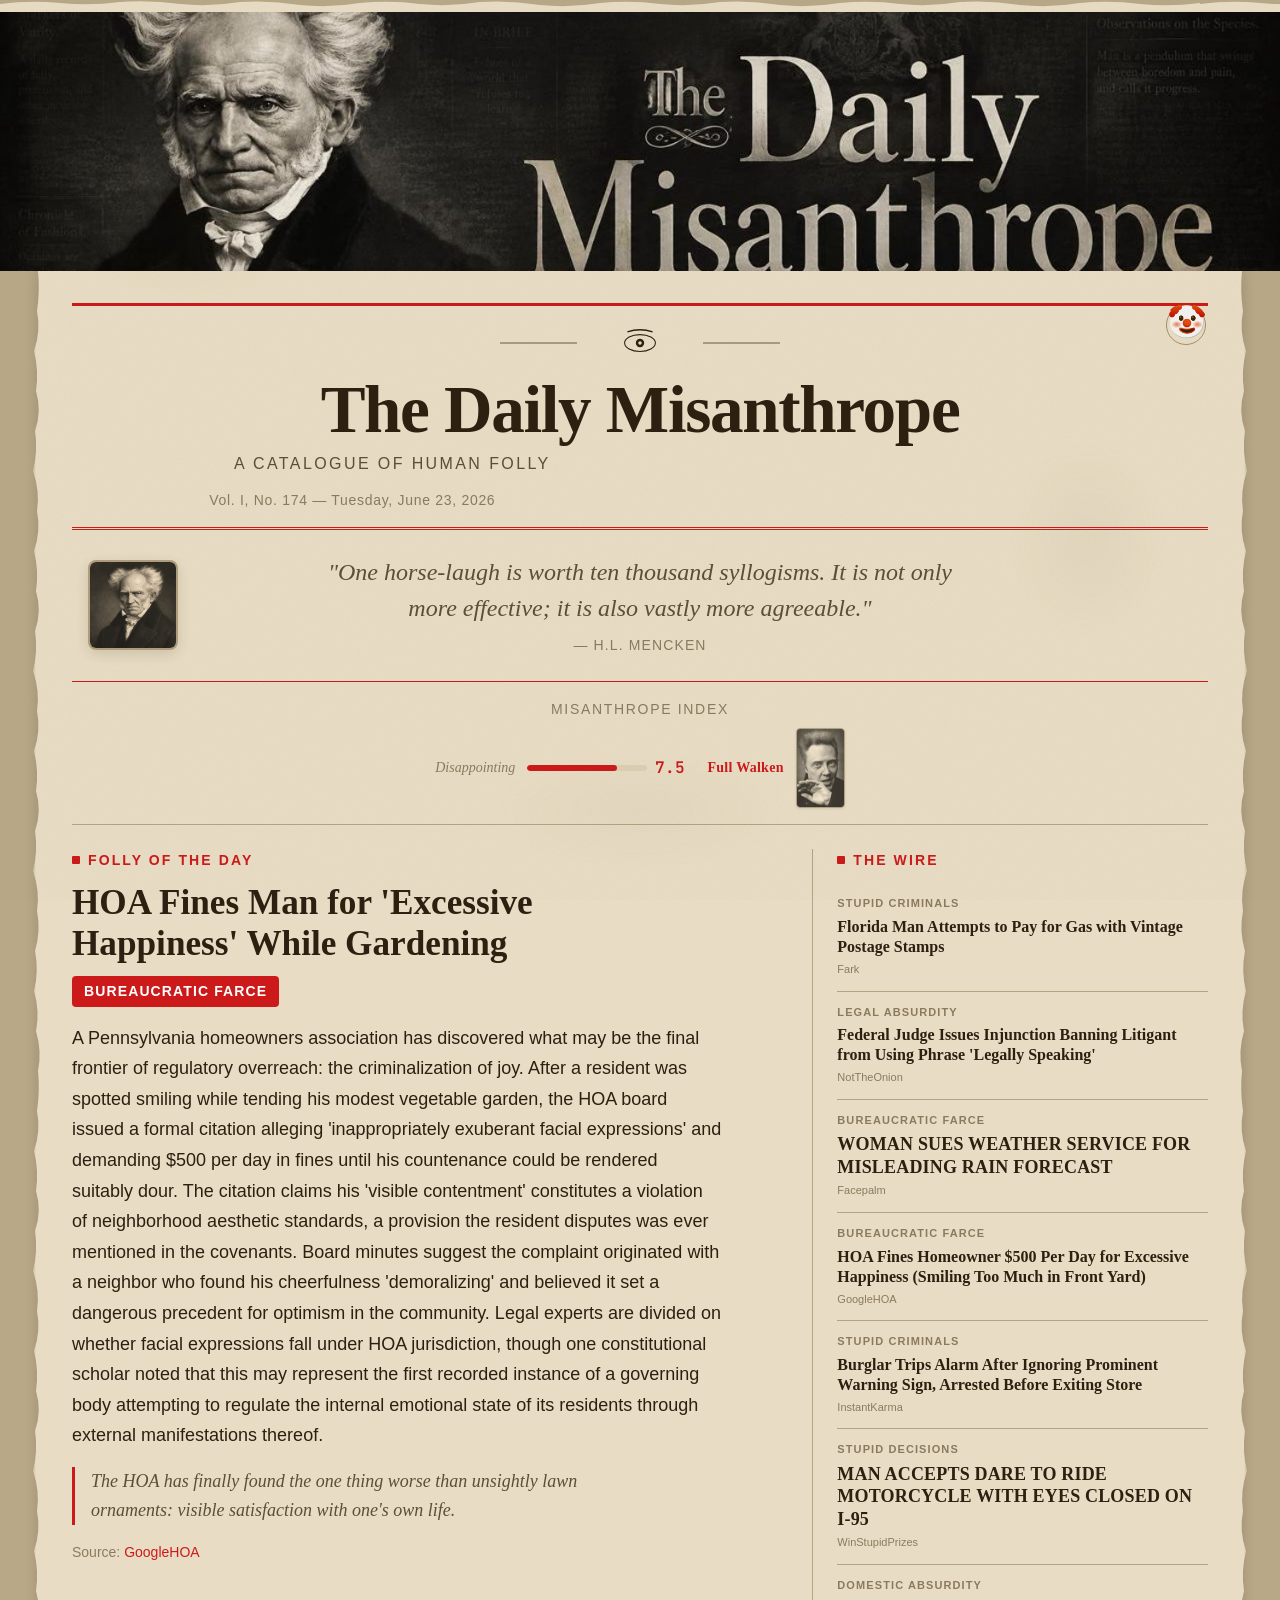
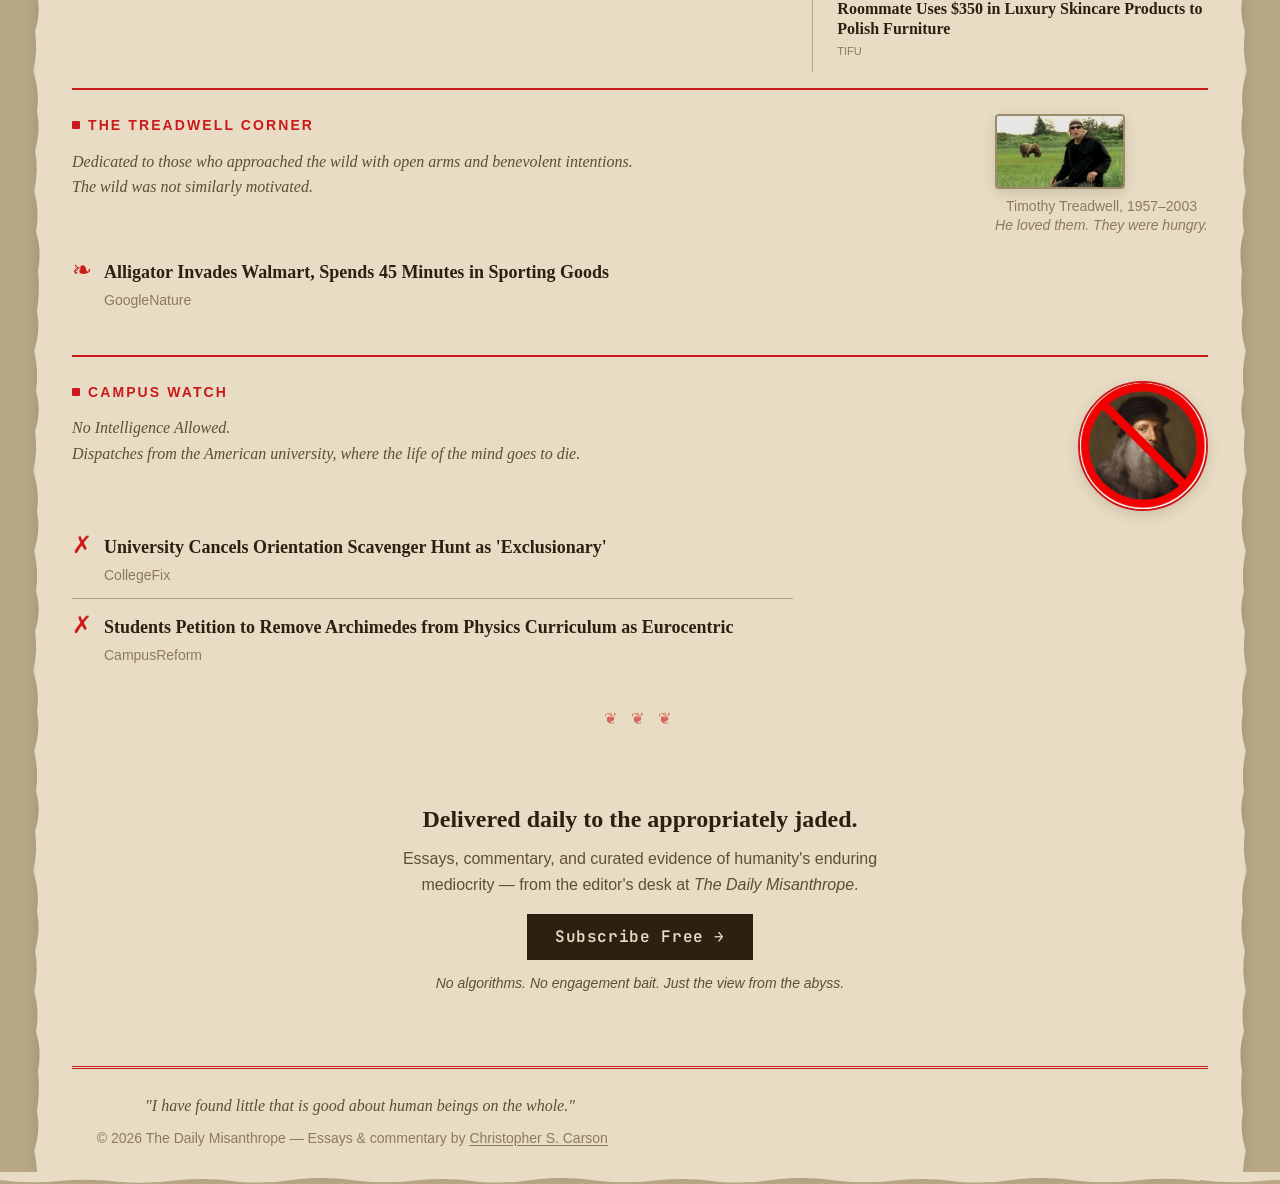
<file: index.html>
<!DOCTYPE html>
<html lang="en">
<head>
  <meta charset="UTF-8">
  <meta name="viewport" content="width=device-width, initial-scale=1.0">
  <title>The Daily Misanthrope — Reporting the Follies of Humanity. Without Illusion.</title>
  <meta name="description" content="A daily curated catalogue of human folly, stupidity, and civilizational decay. Published every morning for the appropriately jaded.">
  <link rel="canonical" href="https://dailymisanthrope.com/">

  <!-- Open Graph -->
  <meta property="og:title" content="The Daily Misanthrope">
  <meta property="og:description" content="A daily curated catalogue of human folly. Reporting the follies of humanity. Without illusion.">
  <meta property="og:type" content="website">
  <meta property="og:url" content="https://dailymisanthrope.com/">
  <meta property="og:image" content="https://dailymisanthrope.com/assets/banner.jpg">
  <meta property="og:image:width" content="1280">
  <meta property="og:image:height" content="427">
  <meta property="og:site_name" content="The Daily Misanthrope">
  <meta property="og:locale" content="en_US">

  <!-- Twitter Card -->
  <meta name="twitter:card" content="summary_large_image">
  <meta name="twitter:site" content="@DMisanthro24714">
  <meta name="twitter:title" content="The Daily Misanthrope">
  <meta name="twitter:description" content="A daily curated catalogue of human folly. Reporting the follies of humanity. Without illusion.">
  <meta name="twitter:image" content="https://dailymisanthrope.com/assets/banner.jpg">

  <!-- Structured Data -->
  <script type="application/ld+json">
  {
    "@context": "https://schema.org",
    "@type": "NewsMediaOrganization",
    "name": "The Daily Misanthrope",
    "url": "https://dailymisanthrope.com",
    "logo": "https://dailymisanthrope.com/assets/banner.jpg",
    "description": "A daily curated catalogue of human folly, stupidity, and civilizational decay.",
    "sameAs": [
      "https://twitter.com/DMisanthro24714",
      "https://dailymisanthrope.substack.com"
    ],
    "publishingPrinciples": "https://dailymisanthrope.com",
    "foundingDate": "2026"
  }
  </script>

  <!-- Fonts -->
  <link href="https://api.fontshare.com/v2/css?f[]=boska@400,500,700&f[]=satoshi@300,400,500,600,700&display=swap" rel="stylesheet">
  <link rel="preconnect" href="https://fonts.googleapis.com">
  <link rel="preconnect" href="https://fonts.gstatic.com" crossorigin>
  <link href="https://fonts.googleapis.com/css2?family=JetBrains+Mono:wght@400;600&display=swap" rel="stylesheet">

  <link rel="stylesheet" href="./base.css">
  <link rel="stylesheet" href="./style.css">

  <!-- Favicon (inline SVG as data URL) -->
  <link rel="icon" href="data:image/svg+xml,<svg xmlns='http://www.w3.org/2000/svg' viewBox='0 0 32 32'><text y='24' font-size='24'>🤦</text></svg>">
</head>
<body>
  <!-- SVG filter for paper grain texture -->
  <svg style="position:absolute;width:0;height:0;" aria-hidden="true">
    <defs>
      <filter id="paper-grain" x="0%" y="0%" width="100%" height="100%">
        <feTurbulence type="fractalNoise" baseFrequency="0.65" numOctaves="5" stitchTiles="stitch" result="noise"/>
        <feColorMatrix type="saturate" values="0" in="noise" result="grainy"/>
      </filter>
    </defs>
  </svg>

  <a href="#main" class="sr-only">Skip to content</a>

  <!-- Frayed top edge -->
  <div class="frayed-edge-top" aria-hidden="true"></div>

  <div class="site-banner" aria-hidden="true">
    <img src="./assets/banner.jpg" alt="" style="width:100%;display:block;max-height:260px;object-fit:cover;object-position:center 30%;">
  </div>

  <div class="parchment-wrapper">
  <div class="site-container">
    <!-- MASTHEAD -->
    <header class="masthead">
      <span class="masthead-top-rule" aria-hidden="true"></span>

      <div class="masthead-controls">
        <button class="theme-toggle" data-theme-toggle aria-label="Switch to dark mode">
          <span class="clown-spinner" style="font-size:2rem;line-height:1;display:inline-block;" aria-hidden="true">🤡</span>
        </button>
      </div>

      <!-- Inline SVG Logo -->
      <div class="masthead-logo" aria-label="The Daily Misanthrope logo">
        <svg viewBox="0 0 400 60" width="280" height="42" fill="none" xmlns="http://www.w3.org/2000/svg" role="img" aria-label="The Daily Misanthrope emblem" style="margin: 0 auto var(--space-3);">
          <!-- Decorative line left -->
          <line x1="0" y1="30" x2="110" y2="30" stroke="currentColor" stroke-width="1"/>
          <!-- Eye of disillusionment (stylized open eye / all-seeing) -->
          <g transform="translate(200, 30)" fill="currentColor">
            <ellipse cx="0" cy="0" rx="22" ry="12" fill="none" stroke="currentColor" stroke-width="1.5"/>
            <circle cx="0" cy="0" r="6" fill="currentColor"/>
            <circle cx="0" cy="0" r="2.5" fill="var(--color-bg, #f5f0e6)"/>
            <!-- Eyebrow — heavy, disapproving -->
            <path d="M-18,-16 Q0,-22 18,-16" stroke="currentColor" stroke-width="2" fill="none"/>
          </g>
          <!-- Decorative line right -->
          <line x1="290" y1="30" x2="400" y2="30" stroke="currentColor" stroke-width="1"/>
        </svg>
      </div>

      <h1 class="masthead-title">The Daily Misanthrope</h1>
      <p class="masthead-subtitle">A Catalogue of Human Folly</p>
      <p class="masthead-edition" id="edition-line"></p>
    </header>

    <!-- EPIGRAPH -->
    <section class="epigraph" aria-label="Quote of the day">
      <img src="./assets/schopenhauer.png" alt="Arthur Schopenhauer" class="epigraph-mascot" width="90" height="90" loading="eager">
      <blockquote>
        <p class="epigraph-text" id="epigraph-text"></p>
        <footer class="epigraph-attribution" id="epigraph-attr"></footer>
      </blockquote>
    </section>

    <!-- MISANTHROPE INDEX -->
    <section class="misanthrope-index" aria-label="Daily Misanthrope Index">
      <span class="index-label">Misanthrope Index</span>
      <div class="index-row">
        <span class="index-endpoint index-endpoint--low">Disappointing</span>
        <div class="index-meter">
          <div class="index-bar-track">
            <div class="index-bar-fill" id="index-bar" style="width: 0%"></div>
          </div>
          <span class="index-value" id="index-value">—</span>
        </div>
        <span class="index-endpoint index-endpoint--high">Full Walken</span>
        <img src="./assets/walken.jpg" alt="Full Walken" class="index-walken" width="49" height="80" loading="lazy">
      </div>
    </section>

    <!-- MAIN CONTENT -->
    <main id="main" class="content-grid">
      <!-- FOLLY OF THE DAY (Left column) -->
      <article class="folly-section" id="folly-section">
        <div class="section-header">Folly of the Day</div>
        <div id="folly-content">
          <!-- Populated by JS -->
        </div>
      </article>

      <!-- HEADLINE WIRE (Right column) -->
      <aside class="wire-section" aria-label="Today's headlines">
        <div class="section-header">The Wire</div>
        <ul class="wire-list" id="wire-list" role="list">
          <!-- Populated by JS -->
        </ul>
      </aside>
    </main>

    <!-- TREADWELL CORNER -->
    <section class="treadwell-section" id="treadwell-section" style="display:none" aria-label="The Treadwell Corner">
      <div class="treadwell-header">
        <div class="treadwell-header-text">
          <div class="section-header">The Treadwell Corner</div>
          <p class="treadwell-tagline">Dedicated to those who approached the wild with open arms and benevolent intentions.<br>The wild was not similarly motivated.</p>
        </div>
        <div class="treadwell-portrait">
          <img src="./assets/treadwell.jpg" alt="Timothy Treadwell, with bear" class="treadwell-img" width="130" height="87" loading="lazy" style="border-radius:var(--radius-sm);border:2px solid var(--color-border);box-shadow:var(--shadow-md);display:block;object-fit:cover;">
          <p class="treadwell-caption">Timothy Treadwell, 1957–2003<br><em>He loved them. They were hungry.</em></p>
        </div>
      </div>
      <ul class="treadwell-list" id="treadwell-list" role="list">
        <!-- Populated by JS -->
      </ul>
    </section>

    <!-- CAMPUS WATCH -->
    <section class="campus-watch-section" id="campus-watch-section" style="display:none" aria-label="Campus Watch">
      <div class="treadwell-header">
        <div class="treadwell-header-text">
          <div class="section-header">Campus Watch</div>
          <p class="treadwell-tagline"><em>No Intelligence Allowed.</em><br>Dispatches from the American university, where the life of the mind goes to die.</p>
        </div>
        <div class="treadwell-portrait">
          <img src="./assets/campus-watch.jpg" alt="No Intelligence Allowed" class="campus-watch-badge" width="130" height="130" loading="lazy">
        </div>
      </div>
      <ul class="treadwell-list" id="campus-watch-list" role="list">
        <!-- Populated by JS -->
      </ul>
    </section>

    <!-- VIDEO OF THE DAY -->
    <section class="video-section" id="video-section" style="display:none" aria-label="Video of the Day">
      <div class="section-header">Video of the Day</div>
      <div class="video-wrapper">
        <div class="video-label" id="video-label"></div>
        <div class="video-embed" id="video-embed"></div>
        <p class="video-caption" id="video-caption"></p>
      </div>
    </section>

    <!-- ORNAMENT -->
    <div class="divider-ornament" aria-hidden="true">&#x2766; &#x2766; &#x2766;</div>

    <!-- SUBSCRIBE -->
    <section class="subscribe-section" aria-label="Subscribe to The Daily Misanthrope">
      <div class="subscribe-inner">
        <p class="subscribe-heading">Delivered daily to the appropriately jaded.</p>
        <p class="subscribe-subhead">Essays, commentary, and curated evidence of humanity's enduring mediocrity — from the editor's desk at <em>The Daily Misanthrope</em>.</p>
        <a href="https://dailymisanthrope.substack.com/subscribe" class="subscribe-btn" target="_blank" rel="noopener">Subscribe Free &rarr;</a>
        <p class="subscribe-note">No algorithms. No engagement bait. Just the view from the abyss.</p>
      </div>
    </section>

    <!-- FOOTER -->
    <footer class="site-footer">
      <p class="footer-motto">"I have found little that is good about human beings on the whole."</p>
      <p class="footer-copy">
        &copy; <span id="footer-year"></span> The Daily Misanthrope &mdash;
        Essays &amp; commentary by <a href="https://www.christopherscarson.com" target="_blank" rel="noopener" style="color:inherit;text-decoration:underline;">Christopher S. Carson</a>
      </p>
    </footer>
  </div>
  </div><!-- end parchment-wrapper -->

  <!-- Frayed bottom edge -->
  <div class="frayed-edge-bottom" aria-hidden="true"></div>

  <!-- Busey Easter Egg (hidden by default, JS activates randomly) -->
  <div class="busey-egg" id="busey-egg" aria-hidden="true" hidden>
    <img src="./assets/busey-sm.jpg" alt="" width="90" height="110">
  </div>

  <script src="./app.js"></script>
</body>
</html>
</file>
<file: base.css>
/* base.css */
*, *::before, *::after { box-sizing: border-box; margin: 0; padding: 0; }

html {
  -moz-text-size-adjust: none;
  -webkit-text-size-adjust: none;
  text-size-adjust: none;
  -webkit-font-smoothing: antialiased;
  -moz-osx-font-smoothing: grayscale;
  text-rendering: optimizeLegibility;
  scroll-behavior: smooth;
  hanging-punctuation: first last;
  scroll-padding-top: var(--space-16);
}

body {
  min-height: 100dvh;
  line-height: 1.6;
  font-family: var(--font-body, sans-serif);
  font-size: var(--text-base);
  color: var(--color-text);
  background-color: var(--color-bg);
}

img, picture, video, canvas, svg { display: block; max-width: 100%; height: auto; }
ul[role="list"], ol[role="list"] { list-style: none; }
input, button, textarea, select { font: inherit; color: inherit; }

h1, h2, h3, h4, h5, h6 { text-wrap: balance; line-height: 1.15; }
p, li, figcaption { text-wrap: pretty; max-width: 72ch; }

::selection {
  background: oklch(from var(--color-primary) l c h / 0.25);
  color: var(--color-text);
}

:focus-visible {
  outline: 2px solid var(--color-primary);
  outline-offset: 3px;
  border-radius: var(--radius-sm);
}

@media (prefers-reduced-motion: reduce) {
  *, *::before, *::after {
    animation-duration: 0.01ms !important;
    animation-iteration-count: 1 !important;
    transition-duration: 0.01ms !important;
    scroll-behavior: auto !important;
  }
}

button { cursor: pointer; background: none; border: none; }
table { border-collapse: collapse; width: 100%; }

a, button, [role="button"], [role="link"], input, textarea, select {
  transition: color var(--transition-interactive),
              background var(--transition-interactive),
              border-color var(--transition-interactive),
              box-shadow var(--transition-interactive);
}

.sr-only {
  position: absolute; width: 1px; height: 1px; padding: 0; margin: -1px;
  overflow: hidden; clip: rect(0, 0, 0, 0); white-space: nowrap; border-width: 0;
}
</file>
<file: style.css>
/* ============================================================
   THE DAILY MISANTHROPE — Design Tokens & Styles
   A broadsheet for human folly. Ink, parchment, and contempt.
   ============================================================ */

/* --- FONTS --- */
/* Boska: Victorian-editorial display serif (Fontshare)
   Satoshi: Clean, modern body sans-serif (Fontshare) */

/* --- TYPE SCALE --- */
:root {
  --text-xs:   clamp(0.75rem,  0.7rem  + 0.25vw, 0.875rem);
  --text-sm:   clamp(0.875rem, 0.8rem  + 0.35vw, 1rem);
  --text-base: clamp(1rem,     0.95rem + 0.25vw, 1.125rem);
  --text-lg:   clamp(1.125rem, 1rem    + 0.75vw, 1.5rem);
  --text-xl:   clamp(1.5rem,   1.2rem  + 1.25vw, 2.25rem);
  --text-2xl:  clamp(2rem,     1.2rem  + 2.5vw,  3.5rem);
  --text-3xl:  clamp(2.5rem,   1rem    + 4vw,    5rem);
  --text-hero: clamp(3rem,     0.5rem  + 7vw,    8rem);

  /* SPACING (4px base) */
  --space-1:  0.25rem;
  --space-2:  0.5rem;
  --space-3:  0.75rem;
  --space-4:  1rem;
  --space-5:  1.25rem;
  --space-6:  1.5rem;
  --space-8:  2rem;
  --space-10: 2.5rem;
  --space-12: 3rem;
  --space-16: 4rem;
  --space-20: 5rem;
  --space-24: 6rem;
  --space-32: 8rem;

  /* RADIUS */
  --radius-sm: 0.25rem;
  --radius-md: 0.375rem;
  --radius-lg: 0.5rem;
  --radius-xl: 0.75rem;
  --radius-full: 9999px;

  /* TRANSITION */
  --transition-interactive: 180ms cubic-bezier(0.16, 1, 0.3, 1);

  /* CONTENT WIDTHS */
  --content-narrow: 640px;
  --content-default: 960px;
  --content-wide: 1200px;
  --content-full: 100%;

  /* FONTS */
  --font-display: 'Boska', 'Georgia', serif;
  --font-body: 'Satoshi', 'Helvetica Neue', sans-serif;
  --font-mono: 'JetBrains Mono', monospace;
}

/* === LIGHT MODE (Deep Sepia Parchment) === */
:root, [data-theme="light"] {
  --color-bg:             #e8ddc4;
  --color-surface:        #f0e6d0;
  --color-surface-2:      #f4edd8;
  --color-surface-offset: #ddd0b4;
  --color-surface-offset-2: #d3c5a6;
  --color-surface-dynamic: #c8b998;
  --color-divider:        #b5a484;
  --color-border:         #a08c6c;

  --color-text:           #2c2010;
  --color-text-muted:     #5e4e36;
  --color-text-faint:     #8c7a5e;
  --color-text-inverse:   #f0e6d0;

  /* Primary: Dark burnt sienna ink */
  --color-primary:        #6e3817;
  --color-primary-hover:  #52280f;
  --color-primary-active: #3a1c0a;
  --color-primary-highlight: #d8c4a8;

  /* Accent: Candy-apple red — the pulse of outrage */
  --color-accent:         #cc1a1a;
  --color-accent-hover:   #a01212;
  --color-accent-subtle:  #cc1a1a20;

  --color-error:          #7a2210;
  --color-success:        #3d5e2a;
  --color-warning:        #7a5c14;

  --shadow-sm: 0 1px 3px oklch(0.22 0.03 60 / 0.12);
  --shadow-md: 0 4px 14px oklch(0.22 0.03 60 / 0.15);
  --shadow-lg: 0 12px 36px oklch(0.22 0.03 60 / 0.20);
}

/* === DARK MODE (Aged Leather & Lampblack) === */
[data-theme="dark"] {
  --color-bg:             #12100a;
  --color-surface:        #1a1610;
  --color-surface-2:      #201c14;
  --color-surface-offset: #1e1a12;
  --color-surface-offset-2: #262118;
  --color-surface-dynamic: #302a1e;
  --color-divider:        #352e22;
  --color-border:         #443c2e;

  --color-text:           #d0c8b0;
  --color-text-muted:     #8a7e64;
  --color-text-faint:     #5e5440;
  --color-text-inverse:   #1a1710;

  --color-primary:        #c48850;
  --color-primary-hover:  #a87038;
  --color-primary-active: #8b5a28;
  --color-primary-highlight: #2e261a;

  --color-accent:         #e63030;
  --color-accent-hover:   #c42020;
  --color-accent-subtle:  #e6303018;

  --color-error:          #e63030;
  --color-success:        #6a9050;
  --color-warning:        #b89030;

  --shadow-sm: 0 1px 2px oklch(0 0 0 / 0.35);
  --shadow-md: 0 4px 12px oklch(0 0 0 / 0.45);
  --shadow-lg: 0 12px 32px oklch(0 0 0 / 0.55);
}

@media (prefers-color-scheme: dark) {
  :root:not([data-theme]) {
    --color-bg:             #12100a;
    --color-surface:        #1a1610;
    --color-surface-2:      #201c14;
    --color-surface-offset: #1e1a12;
    --color-surface-offset-2: #262118;
    --color-surface-dynamic: #302a1e;
    --color-divider:        #352e22;
    --color-border:         #443c2e;
    --color-text:           #d0c8b0;
    --color-text-muted:     #8a7e64;
    --color-text-faint:     #5e5440;
    --color-text-inverse:   #1a1710;
    --color-primary:        #c48850;
    --color-primary-hover:  #a87038;
    --color-primary-active: #8b5a28;
    --color-primary-highlight: #2e261a;
    --color-accent:         #e63030;
    --color-accent-hover:   #c42020;
    --color-accent-subtle:  #e6303018;
    --color-error:          #e63030;
    --color-success:        #6a9050;
    --color-warning:        #b89030;
    --shadow-sm: 0 1px 2px oklch(0 0 0 / 0.35);
    --shadow-md: 0 4px 12px oklch(0 0 0 / 0.45);
    --shadow-lg: 0 12px 32px oklch(0 0 0 / 0.55);
  }
}

/* ============================================================
   PARCHMENT TEXTURE & FRAYED EDGES
   ============================================================ */

/* Paper grain overlay using SVG noise filter */
body::before {
  content: '';
  position: fixed;
  inset: 0;
  pointer-events: none;
  z-index: 9999;
  opacity: 0.06;
  filter: url(#paper-grain);
  background: var(--color-text);
  mix-blend-mode: multiply;
}

[data-theme="dark"] body::before {
  opacity: 0.04;
  mix-blend-mode: soft-light;
  background: #a09070;
}

/* Aged stain/foxing spots */
body::after {
  content: '';
  position: fixed;
  inset: 0;
  pointer-events: none;
  z-index: 9998;
  background:
    radial-gradient(ellipse 120px 80px at 15% 25%, oklch(0.55 0.06 70 / 0.06), transparent),
    radial-gradient(ellipse 80px 100px at 85% 60%, oklch(0.50 0.05 60 / 0.05), transparent),
    radial-gradient(ellipse 150px 60px at 50% 90%, oklch(0.52 0.04 65 / 0.04), transparent),
    radial-gradient(ellipse 60px 60px at 70% 15%, oklch(0.48 0.05 55 / 0.05), transparent);
}

[data-theme="dark"] body::after {
  background:
    radial-gradient(ellipse 120px 80px at 15% 25%, oklch(0.30 0.04 60 / 0.08), transparent),
    radial-gradient(ellipse 80px 100px at 85% 60%, oklch(0.28 0.03 55 / 0.06), transparent),
    radial-gradient(ellipse 150px 60px at 50% 90%, oklch(0.25 0.03 50 / 0.05), transparent),
    radial-gradient(ellipse 60px 60px at 70% 15%, oklch(0.30 0.04 60 / 0.06), transparent);
}

/* Frayed / torn edge effect on the main parchment */
.parchment-wrapper {
  position: relative;
  max-width: var(--content-wide);
  margin-inline: auto;
  padding-inline: var(--space-4);
  background: var(--color-bg);
}

/* Frayed left and right edges */
.parchment-wrapper::before,
.parchment-wrapper::after {
  content: '';
  position: absolute;
  top: 0;
  bottom: 0;
  width: 20px;
  z-index: 10;
  pointer-events: none;
}

.parchment-wrapper::before {
  left: -10px;
  background: linear-gradient(90deg,
    transparent 0%,
    var(--color-bg) 30%,
    var(--color-bg) 100%
  );
  mask-image: url("data:image/svg+xml,%3Csvg xmlns='http://www.w3.org/2000/svg' viewBox='0 0 20 800'%3E%3Cpath d='M20 0 L20 800 L8 800 Q12 780 6 760 Q10 740 4 720 Q9 700 5 680 Q11 660 7 640 Q10 620 3 600 Q8 580 5 560 Q12 540 6 520 Q9 500 4 480 Q11 460 7 440 Q10 420 3 400 Q8 380 5 360 Q12 340 6 320 Q9 300 4 280 Q11 260 7 240 Q10 220 3 200 Q8 180 5 160 Q12 140 6 120 Q9 100 4 80 Q11 60 7 40 Q10 20 8 0 Z' fill='black'/%3E%3C/svg%3E");
  mask-size: 20px 800px;
  mask-repeat: repeat-y;
}

.parchment-wrapper::after {
  right: -10px;
  background: linear-gradient(270deg,
    transparent 0%,
    var(--color-bg) 30%,
    var(--color-bg) 100%
  );
  mask-image: url("data:image/svg+xml,%3Csvg xmlns='http://www.w3.org/2000/svg' viewBox='0 0 20 800'%3E%3Cpath d='M0 0 L0 800 L12 800 Q8 780 14 760 Q10 740 16 720 Q11 700 15 680 Q9 660 13 640 Q10 620 17 600 Q12 580 15 560 Q8 540 14 520 Q11 500 16 480 Q9 460 13 440 Q10 420 17 400 Q12 380 15 360 Q8 340 14 320 Q11 300 16 280 Q9 260 13 240 Q10 220 17 200 Q12 180 15 160 Q8 140 14 120 Q11 100 16 80 Q9 60 13 40 Q10 20 12 0 Z' fill='black'/%3E%3C/svg%3E");
  mask-size: 20px 800px;
  mask-repeat: repeat-y;
}

/* Outer shadow to reinforce the "floating parchment" look */
.parchment-wrapper {
  box-shadow:
    -4px 0 12px oklch(0.25 0.03 60 / 0.08),
    4px 0 12px oklch(0.25 0.03 60 / 0.08),
    0 4px 16px oklch(0.25 0.03 60 / 0.06);
}

/* Frayed top edge */
.frayed-edge-top {
  display: block;
  width: 100%;
  height: 12px;
  margin-bottom: -1px;
  background: var(--color-bg);
  mask-image: url("data:image/svg+xml,%3Csvg xmlns='http://www.w3.org/2000/svg' viewBox='0 0 1200 12'%3E%3Cpath d='M0 12 L0 4 Q30 0 60 3 Q90 6 120 2 Q150 0 180 4 Q210 7 240 2 Q270 0 300 5 Q330 8 360 3 Q390 0 420 4 Q450 7 480 2 Q510 0 540 5 Q570 8 600 3 Q630 0 660 4 Q690 7 720 2 Q750 0 780 5 Q810 8 840 3 Q870 0 900 4 Q930 7 960 2 Q990 0 1020 5 Q1050 8 1080 3 Q1110 0 1140 4 Q1170 7 1200 3 L1200 12Z' fill='black'/%3E%3C/svg%3E");
  mask-size: 1200px 12px;
  mask-repeat: repeat-x;
}

/* Frayed bottom edge */
.frayed-edge-bottom {
  display: block;
  width: 100%;
  height: 12px;
  margin-top: -1px;
  background: var(--color-bg);
  mask-image: url("data:image/svg+xml,%3Csvg xmlns='http://www.w3.org/2000/svg' viewBox='0 0 1200 12'%3E%3Cpath d='M0 0 L0 8 Q30 12 60 9 Q90 6 120 10 Q150 12 180 8 Q210 5 240 10 Q270 12 300 7 Q330 4 360 9 Q390 12 420 8 Q450 5 480 10 Q510 12 540 7 Q570 4 600 9 Q630 12 660 8 Q690 5 720 10 Q750 12 780 7 Q810 4 840 9 Q870 12 900 8 Q930 5 960 10 Q990 12 1020 7 Q1050 4 1080 9 Q1110 12 1140 8 Q1170 5 1200 9 L1200 0Z' fill='black'/%3E%3C/svg%3E");
  mask-size: 1200px 12px;
  mask-repeat: repeat-x;
}

/* Page background behind the parchment */
body {
  background-color: #b8a888;
}

[data-theme="dark"] body {
  background-color: #080704;
}

@media (prefers-color-scheme: dark) {
  :root:not([data-theme]) body {
    background-color: #080704;
  }
}

/* ============================================================
   LAYOUT
   ============================================================ */

.site-container {
  max-width: var(--content-wide);
  margin-inline: auto;
  padding-inline: var(--space-4);
}

/* --- MASTHEAD --- */
.masthead {
  text-align: center;
  padding: var(--space-8) 0 var(--space-4);
  border-bottom: 3px double var(--color-accent);
  position: relative;
}

.masthead-top-rule {
  display: block;
  width: 100%;
  height: 3px;
  background: var(--color-accent);
  margin-bottom: var(--space-4);
}

.masthead-title {
  font-family: var(--font-display);
  font-size: var(--text-3xl);
  font-weight: 700;
  letter-spacing: -0.02em;
  line-height: 1;
  color: var(--color-text);
  margin-bottom: var(--space-2);
}

.masthead-subtitle {
  font-family: var(--font-body);
  font-size: var(--text-sm);
  font-weight: 400;
  letter-spacing: 0.15em;
  text-transform: uppercase;
  color: var(--color-text-muted);
  margin-bottom: var(--space-3);
}

.masthead-edition {
  font-family: var(--font-body);
  font-size: var(--text-xs);
  color: var(--color-text-faint);
  letter-spacing: 0.05em;
}

.masthead-controls {
  position: absolute;
  top: var(--space-8);
  right: 0;
  display: flex;
  gap: var(--space-2);
  align-items: center;
}

.theme-toggle {
  width: 44px;
  height: 44px;
  display: flex;
  align-items: center;
  justify-content: center;
  border-radius: var(--radius-full);
  color: var(--color-text-muted);
  padding: 0;
  overflow: hidden;
}
.theme-toggle:hover {
  color: var(--color-text);
}

/* The Clown — spinning eternally in the corner */
@keyframes clown-spin {
  from { transform: rotate(0deg); }
  to   { transform: rotate(360deg); }
}

.clown-spinner {
  width: 40px;
  height: 40px;
  border-radius: var(--radius-full);
  object-fit: cover;
  animation: clown-spin 20s linear infinite;
  filter: sepia(0.25) contrast(1.1) brightness(0.95);
  border: 1.5px solid var(--color-border);
  transition: filter var(--transition-interactive);
}

.clown-spinner:hover {
  filter: sepia(0) contrast(1.15) brightness(1.05);
  animation-duration: 3s;
}

[data-theme="dark"] .clown-spinner {
  filter: sepia(0.4) contrast(1.0) brightness(0.65);
}

[data-theme="dark"] .clown-spinner:hover {
  filter: sepia(0.1) contrast(1.0) brightness(0.8);
  animation-duration: 3s;
}

/* --- EPIGRAPH --- */
.epigraph {
  text-align: center;
  padding: var(--space-6) var(--space-8);
  border-bottom: 1px solid var(--color-accent);
  position: relative;
}

.epigraph-mascot {
  position: absolute;
  left: var(--space-4);
  top: 50%;
  transform: translateY(-50%);
  width: 90px;
  height: 90px;
  object-fit: cover;
  border-radius: var(--radius-lg);
  filter: sepia(0.4) contrast(1.1) brightness(0.95);
  opacity: 0.85;
  border: 2px solid var(--color-border);
  box-shadow: var(--shadow-md);
  transition: opacity var(--transition-interactive), filter var(--transition-interactive);
}

.epigraph-mascot:hover {
  opacity: 1;
  filter: sepia(0.2) contrast(1.1) brightness(1);
}

[data-theme="dark"] .epigraph-mascot {
  filter: sepia(0.5) contrast(1.0) brightness(0.7);
  opacity: 0.7;
  border-color: var(--color-border);
}

[data-theme="dark"] .epigraph-mascot:hover {
  opacity: 0.9;
  filter: sepia(0.3) contrast(1.0) brightness(0.8);
}

@media (max-width: 640px) {
  .epigraph-mascot {
    position: static;
    transform: none;
    margin: 0 auto var(--space-3);
    width: 70px;
    height: 70px;
  }
}

.epigraph-text {
  font-family: var(--font-display);
  font-size: var(--text-lg);
  font-style: italic;
  color: var(--color-text-muted);
  max-width: 55ch;
  margin-inline: auto;
  line-height: 1.5;
}

.epigraph-attribution {
  font-family: var(--font-body);
  font-size: var(--text-xs);
  color: var(--color-text-faint);
  margin-top: var(--space-2);
  letter-spacing: 0.08em;
  text-transform: uppercase;
}

/* --- MISANTHROPE INDEX --- */
.misanthrope-index {
  display: flex;
  flex-direction: column;
  align-items: center;
  gap: var(--space-2);
  padding: var(--space-4) 0;
  border-bottom: 1px solid var(--color-divider);
}

.index-row {
  display: flex;
  align-items: center;
  gap: var(--space-3);
  width: 100%;
  max-width: 540px;
  justify-content: center;
}

.index-endpoint {
  font-family: var(--font-display);
  font-size: var(--text-xs);
  font-style: italic;
  color: var(--color-text-faint);
  white-space: nowrap;
  flex-shrink: 0;
}

.index-endpoint--high {
  color: var(--color-accent);
  font-weight: 600;
  font-style: normal;
  letter-spacing: 0.02em;
}

@media (max-width: 480px) {
  .index-row {
    flex-wrap: wrap;
    justify-content: center;
    gap: var(--space-2);
  }
  .index-endpoint {
    font-size: 0.6875rem;
  }
}

.index-label {
  font-family: var(--font-body);
  font-size: var(--text-xs);
  letter-spacing: 0.12em;
  text-transform: uppercase;
  color: var(--color-text-faint);
}

.index-meter {
  display: flex;
  align-items: center;
  gap: var(--space-2);
}

.index-bar-track {
  width: 120px;
  height: 6px;
  background: var(--color-surface-offset);
  border-radius: var(--radius-full);
  overflow: hidden;
}

.index-bar-fill {
  height: 100%;
  background: var(--color-accent);
  border-radius: var(--radius-full);
  transition: width 600ms cubic-bezier(0.16, 1, 0.3, 1);
}

.index-value {
  font-family: var(--font-mono);
  font-size: var(--text-sm);
  font-weight: 600;
  color: var(--color-accent);
  min-width: 2.5em;
}

/* Walken reaction image beside the meter */
.index-walken {
  width: 49px;
  height: 80px;
  object-fit: cover;
  border-radius: var(--radius-sm);
  filter: sepia(0.45) contrast(1.05) brightness(0.95);
  opacity: 0.8;
  border: 1.5px solid var(--color-border);
  box-shadow: var(--shadow-sm);
  transition: opacity var(--transition-interactive), filter var(--transition-interactive), transform var(--transition-interactive);
  flex-shrink: 0;
}

.index-walken:hover {
  opacity: 1;
  filter: sepia(0.15) contrast(1.1) brightness(1);
  transform: scale(1.08);
}

[data-theme="dark"] .index-walken {
  filter: sepia(0.5) contrast(1.0) brightness(0.65);
  opacity: 0.65;
}

[data-theme="dark"] .index-walken:hover {
  opacity: 0.85;
  filter: sepia(0.3) contrast(1.0) brightness(0.75);
  transform: scale(1.08);
}

@media (max-width: 480px) {
  .index-walken {
    width: 40px;
    height: 65px;
  }
}

.index-scale {
  font-family: var(--font-body);
  font-size: var(--text-xs);
  color: var(--color-text-faint);
}

/* --- MAIN CONTENT GRID --- */
.content-grid {
  display: grid;
  grid-template-columns: 1fr;
  gap: 0;
  padding-top: var(--space-6);
}

@media (min-width: 768px) {
  .content-grid {
    grid-template-columns: 2fr 1fr;
    gap: var(--space-6);
  }
}

/* --- FOLLY OF THE DAY --- */
.folly-section {
  padding-bottom: var(--space-6);
  border-bottom: 1px solid var(--color-divider);
}

@media (min-width: 768px) {
  .folly-section {
    border-bottom: none;
    border-right: 1px solid var(--color-divider);
    padding-right: var(--space-6);
  }
}

.section-header {
  font-family: var(--font-body);
  font-size: var(--text-xs);
  font-weight: 600;
  letter-spacing: 0.15em;
  text-transform: uppercase;
  color: var(--color-accent);
  margin-bottom: var(--space-3);
  display: flex;
  align-items: center;
  gap: var(--space-2);
}

.section-header::before {
  content: '';
  display: inline-block;
  width: 8px;
  height: 8px;
  background: var(--color-accent);
  border-radius: 1px;
}

.folly-headline {
  font-family: var(--font-display);
  font-size: var(--text-xl);
  font-weight: 700;
  line-height: 1.15;
  color: var(--color-text);
  margin-bottom: var(--space-3);
}

.folly-category {
  display: inline-block;
  font-family: var(--font-body);
  font-size: var(--text-xs);
  font-weight: 600;
  letter-spacing: 0.08em;
  text-transform: uppercase;
  color: #fff;
  background: var(--color-accent);
  padding: var(--space-1) var(--space-3);
  border-radius: var(--radius-sm);
  margin-bottom: var(--space-4);
}

.folly-summary {
  font-family: var(--font-body);
  font-size: var(--text-base);
  line-height: 1.7;
  color: var(--color-text);
  margin-bottom: var(--space-4);
  max-width: 65ch;
}

.folly-commentary {
  font-family: var(--font-display);
  font-size: var(--text-base);
  font-style: italic;
  line-height: 1.6;
  color: var(--color-text-muted);
  padding-left: var(--space-4);
  border-left: 3px solid var(--color-accent);
  margin-bottom: var(--space-4);
  max-width: 60ch;
}

.folly-source {
  font-family: var(--font-body);
  font-size: var(--text-xs);
  color: var(--color-text-faint);
}

.folly-source a {
  color: var(--color-accent);
  text-decoration: none;
}
.folly-source a:hover {
  text-decoration: underline;
}

/* --- HEADLINE WIRE --- */
.wire-section {
  padding-top: var(--space-6);
}

@media (min-width: 768px) {
  .wire-section {
    padding-top: 0;
  }
}

.wire-list {
  list-style: none;
  padding: 0;
}

.wire-item {
  padding: var(--space-3) 0;
  border-bottom: 1px solid var(--color-divider);
}

.wire-item:last-child {
  border-bottom: none;
}

.wire-category {
  font-family: var(--font-body);
  font-size: 0.6875rem;
  font-weight: 600;
  letter-spacing: 0.1em;
  text-transform: uppercase;
  color: var(--color-text-faint);
  margin-bottom: var(--space-1);
}

.wire-headline {
  font-family: var(--font-display);
  font-weight: 600;
  line-height: 1.25;
  margin-bottom: var(--space-1);
}

.wire-headline a {
  color: var(--color-text);
  text-decoration: none;
}
.wire-headline a:hover {
  color: var(--color-accent);
}

.wire-headline--loud {
  font-size: var(--text-base);
  font-weight: 700;
  text-transform: uppercase;
  letter-spacing: 0.01em;
}

.wire-headline--normal {
  font-size: var(--text-sm);
}

.wire-source {
  font-family: var(--font-body);
  font-size: 0.6875rem;
  color: var(--color-text-faint);
}

/* --- FOOTER --- */
.site-footer {
  margin-top: var(--space-12);
  padding: var(--space-6) 0;
  border-top: 3px double var(--color-accent);
  text-align: center;
}

.footer-motto {
  font-family: var(--font-display);
  font-size: var(--text-sm);
  font-style: italic;
  color: var(--color-text-muted);
  margin-bottom: var(--space-2);
}

.footer-copy {
  font-family: var(--font-body);
  font-size: var(--text-xs);
  color: var(--color-text-faint);
}

.footer-copy a {
  color: var(--color-text-faint);
  text-decoration: underline;
  text-underline-offset: 2px;
}
.footer-copy a:hover {
  color: var(--color-text-muted);
}

/* --- UTILITY --- */
.divider-ornament {
  text-align: center;
  padding: var(--space-3) 0;
  color: var(--color-accent);
  font-size: var(--text-sm);
  letter-spacing: 0.3em;
  opacity: 0.6;
}

/* === TREADWELL CORNER === */
.treadwell-section {
  border-top: 2px solid var(--color-accent);
  padding: var(--space-6) 0 var(--space-4);
  margin-top: var(--space-4);
}

.treadwell-header {
  display: flex;
  align-items: flex-start;
  gap: var(--space-6);
  margin-bottom: var(--space-5);
  flex-wrap: wrap;
}

.treadwell-header-text {
  flex: 1;
  min-width: 200px;
}

.treadwell-tagline {
  font-family: var(--font-display);
  font-size: var(--text-sm);
  font-style: italic;
  color: var(--color-text-muted);
  margin-top: var(--space-2);
  line-height: 1.6;
}

.treadwell-portrait {
  flex-shrink: 0;
  text-align: center;
}

.treadwell-img {
  border: 1.5px solid var(--color-border);
  border-radius: var(--radius-sm);
  box-shadow: var(--shadow-md);
  filter: sepia(0.4) contrast(1.05) brightness(0.9);
  display: block;
  max-width: 200px;
}

.treadwell-caption {
  font-family: var(--font-body);
  font-size: var(--text-xs);
  color: var(--color-text-faint);
  margin-top: var(--space-2);
  line-height: 1.4;
}

.treadwell-list {
  list-style: none;
  padding: 0;
  margin: 0;
  display: flex;
  flex-direction: column;
  gap: var(--space-3);
}

.treadwell-item {
  display: flex;
  gap: var(--space-3);
  align-items: baseline;
  padding-bottom: var(--space-3);
  border-bottom: 1px solid var(--color-divider);
}

.treadwell-item:last-child {
  border-bottom: none;
}

.treadwell-bullet {
  color: var(--color-accent);
  font-size: var(--text-lg);
  flex-shrink: 0;
  line-height: 1;
  margin-top: 2px;
}

.treadwell-item a {
  font-family: var(--font-display);
  font-size: var(--text-base);
  font-weight: 600;
  color: var(--color-text);
  text-decoration: none;
  line-height: 1.3;
}

.treadwell-item a:hover {
  color: var(--color-accent);
}

.treadwell-source {
  font-family: var(--font-body);
  font-size: var(--text-xs);
  color: var(--color-text-faint);
  margin-top: 2px;
}

@media (max-width: 600px) {
  .treadwell-header {
    flex-direction: column-reverse;
  }
  .treadwell-img {
    max-width: 100%;
  }
}

/* === CAMPUS WATCH === */
.campus-watch-section {
  border-top: 2px solid var(--color-accent);
  padding: var(--space-6) 0 var(--space-4);
  margin-top: var(--space-4);
}

.campus-watch-badge {
  border-radius: var(--radius-full);
  border: 2px solid var(--color-accent);
  box-shadow: var(--shadow-md);
  display: block;
  max-width: 130px;
}

@media (max-width: 600px) {
  .campus-watch-badge { max-width: 90px; }
}

/* === VIDEO OF THE DAY === */
.video-section {
  border-top: 1px solid var(--color-divider);
  padding: var(--space-6) 0 var(--space-4);
}

.video-wrapper {
  max-width: 640px;
  margin: 0 auto;
}

.video-label {
  font-family: var(--font-body);
  font-size: var(--text-xs);
  font-weight: 700;
  letter-spacing: 0.12em;
  text-transform: uppercase;
  color: var(--color-accent);
  margin-bottom: var(--space-3);
}

.video-embed {
  position: relative;
  width: 100%;
  padding-bottom: 56.25%; /* 16:9 */
  border: 1.5px solid var(--color-border);
  border-radius: var(--radius-sm);
  overflow: hidden;
  box-shadow: var(--shadow-md);
  background: var(--color-surface-offset);
}

.video-embed iframe {
  position: absolute;
  top: 0; left: 0;
  width: 100%; height: 100%;
  border: none;
}

.video-caption {
  font-family: var(--font-display);
  font-size: var(--text-sm);
  font-style: italic;
  color: var(--color-text-muted);
  margin-top: var(--space-3);
  text-align: center;
  line-height: 1.5;
}

/* === BUSEY EASTER EGG === */
.busey-egg {
  position: fixed;
  z-index: 100;
  pointer-events: none;
  opacity: 0;
  transition: opacity 1.2s ease-in;
}

.busey-egg.active {
  opacity: 1;
  pointer-events: auto;
}

.busey-egg img {
  display: block;
  width: 90px;
  height: 110px;
  object-fit: cover;
  border-radius: var(--radius-sm);
  filter: sepia(0.35) contrast(1.1) brightness(0.9);
  border: 1.5px solid var(--color-border);
  box-shadow: var(--shadow-md);
  cursor: pointer;
  transition: transform var(--transition-interactive), filter var(--transition-interactive);
}

.busey-egg img:hover {
  filter: sepia(0) contrast(1.1) brightness(1.05);
  transform: scale(1.15) rotate(0deg) !important;
}

[data-theme="dark"] .busey-egg img {
  filter: sepia(0.5) contrast(1.0) brightness(0.6);
  opacity: 0.75;
}

[data-theme="dark"] .busey-egg img:hover {
  filter: sepia(0.1) contrast(1.0) brightness(0.8);
  opacity: 1;
}

@media (max-width: 640px) {
  .busey-egg img {
    width: 65px;
    height: 80px;
  }
}

/* Skeleton loading */
@keyframes shimmer {
  0% { background-position: -200% 0; }
  100% { background-position: 200% 0; }
}

.skeleton {
  background: linear-gradient(90deg, var(--color-surface-offset) 25%, var(--color-surface-dynamic) 50%, var(--color-surface-offset) 75%);
  background-size: 200% 100%;
  animation: shimmer 1.5s ease-in-out infinite;
  border-radius: var(--radius-sm);
}

/* --- SUBSCRIBE SECTION --- */
.subscribe-section {
  margin: var(--space-8) auto;
  max-width: 540px;
  text-align: center;
  padding: var(--space-6) var(--space-5);
  border-top: 1px solid var(--color-rule);
  border-bottom: 1px solid var(--color-rule);
}
.subscribe-heading {
  font-family: var(--font-display);
  font-size: var(--text-lg);
  font-weight: 700;
  margin-bottom: var(--space-2);
  color: var(--color-text);
}
.subscribe-subhead {
  font-size: var(--text-sm);
  color: var(--color-text-muted);
  margin-bottom: var(--space-4);
  line-height: 1.6;
}
.subscribe-btn {
  display: inline-block;
  padding: 0.65em 1.75em;
  background: var(--color-text);
  color: var(--color-bg);
  font-family: var(--font-mono);
  font-size: var(--text-sm);
  font-weight: 600;
  text-decoration: none;
  letter-spacing: 0.04em;
  transition: opacity 0.15s ease;
}
.subscribe-btn:hover { opacity: 0.8; }
.subscribe-note {
  margin-top: var(--space-3);
  font-size: var(--text-xs);
  color: var(--color-text-muted);
  font-style: italic;
}
</file>
